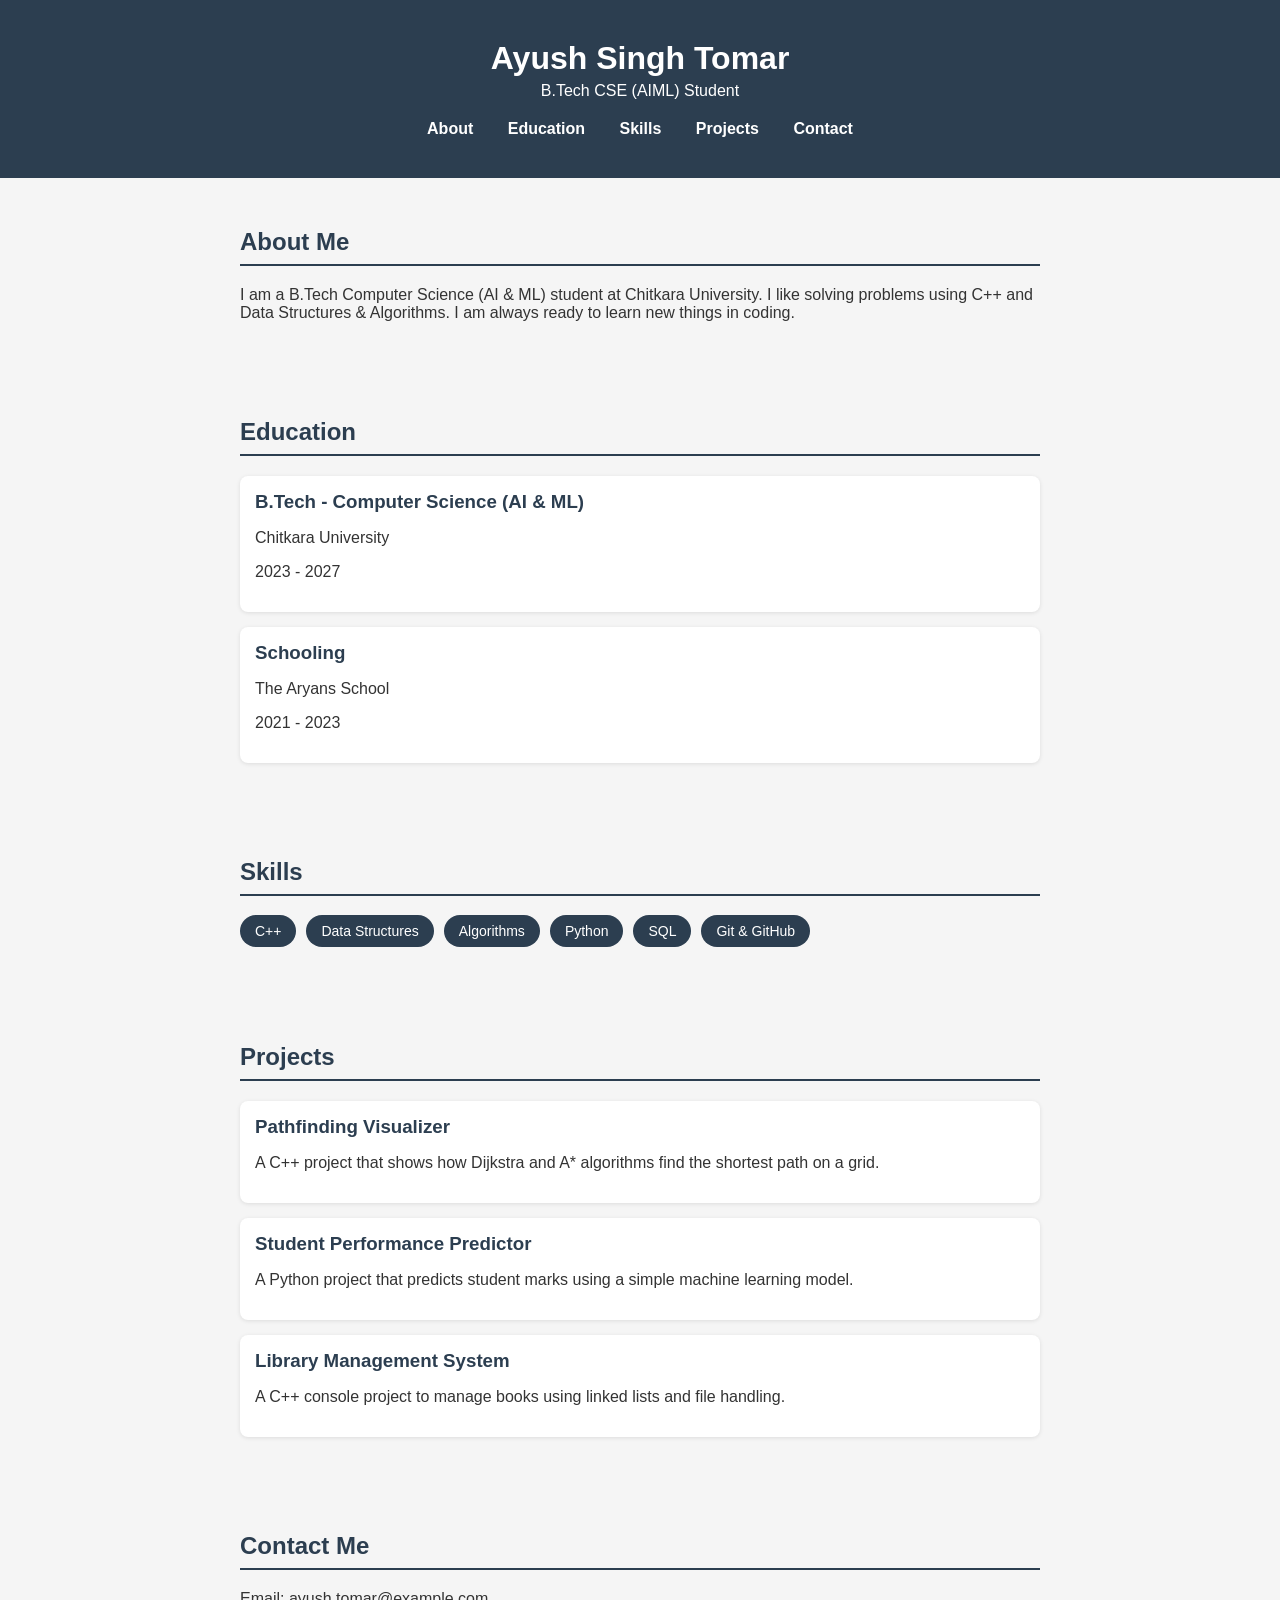
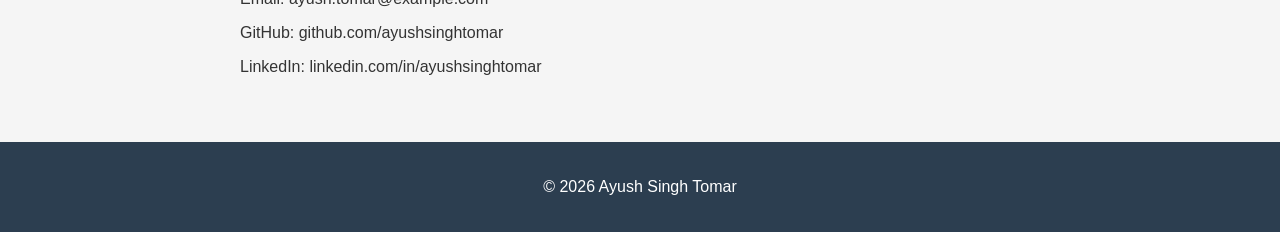
<file: Assignment1/index.html>
<!DOCTYPE html>
<html lang="en">
<head>
<meta charset="UTF-8">
<meta name="viewport" content="width=device-width, initial-scale=1.0">
<title>Ayush Singh Tomar - Portfolio</title>
<link rel="stylesheet" href="style.css">
</head>
<body>

<header>
  <h1>Ayush Singh Tomar</h1>
  <p>B.Tech CSE (AIML) Student</p>
  <nav>
    <a href="#about">About</a>
    <a href="#education">Education</a>
    <a href="#skills">Skills</a>
    <a href="#projects">Projects</a>
    <a href="#contact">Contact</a>
  </nav>
</header>

<section id="about">
  <h2>About Me</h2>
  <p>
    I am a B.Tech Computer Science (AI & ML) student at Chitkara University.
    I like solving problems using C++ and Data Structures & Algorithms.
    I am always ready to learn new things in coding.
  </p>
</section>

<section id="education">
  <h2>Education</h2>
  <div class="edu-box">
    <h3>B.Tech - Computer Science (AI & ML)</h3>
    <p>Chitkara University</p>
    <p>2023 - 2027</p>
  </div>
  <div class="edu-box">
    <h3>Schooling</h3>
    <p>The Aryans School</p>
    <p>2021 - 2023</p>
  </div>
</section>

<section id="skills">
  <h2>Skills</h2>
  <ul class="skill-list">
    <li>C++</li>
    <li>Data Structures</li>
    <li>Algorithms</li>
    <li>Python</li>
    <li>SQL</li>
    <li>Git & GitHub</li>
  </ul>
</section>

<section id="projects">
  <h2>Projects</h2>

  <div class="project-box">
    <h3>Pathfinding Visualizer</h3>
    <p>A C++ project that shows how Dijkstra and A* algorithms find the shortest path on a grid.</p>
  </div>

  <div class="project-box">
    <h3>Student Performance Predictor</h3>
    <p>A Python project that predicts student marks using a simple machine learning model.</p>
  </div>

  <div class="project-box">
    <h3>Library Management System</h3>
    <p>A C++ console project to manage books using linked lists and file handling.</p>
  </div>

</section>

<section id="contact">
  <h2>Contact Me</h2>
  <p>Email: ayush.tomar@example.com</p>
  <p>GitHub: github.com/ayushsinghtomar</p>
  <p>LinkedIn: linkedin.com/in/ayushsinghtomar</p>
</section>

<footer>
  <p>&copy; 2026 Ayush Singh Tomar</p>
</footer>

</body>
</html>
</file>
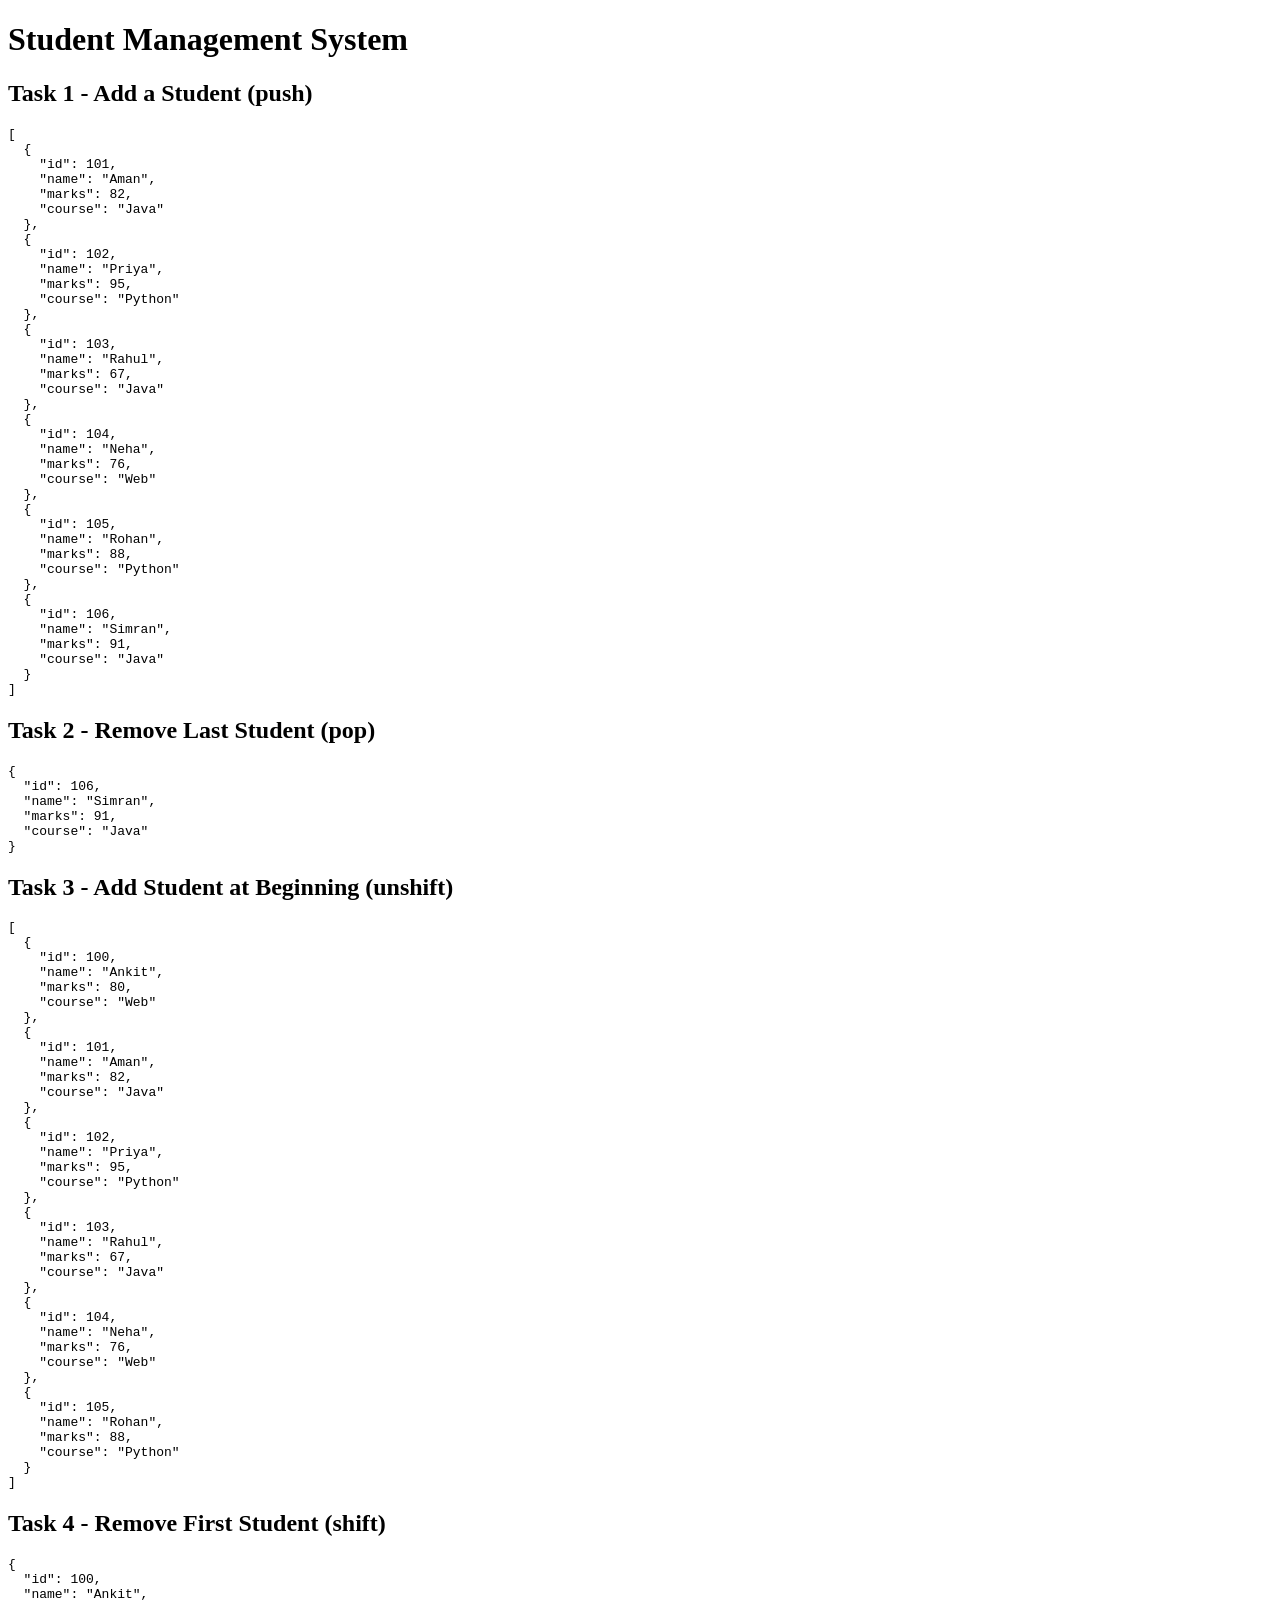
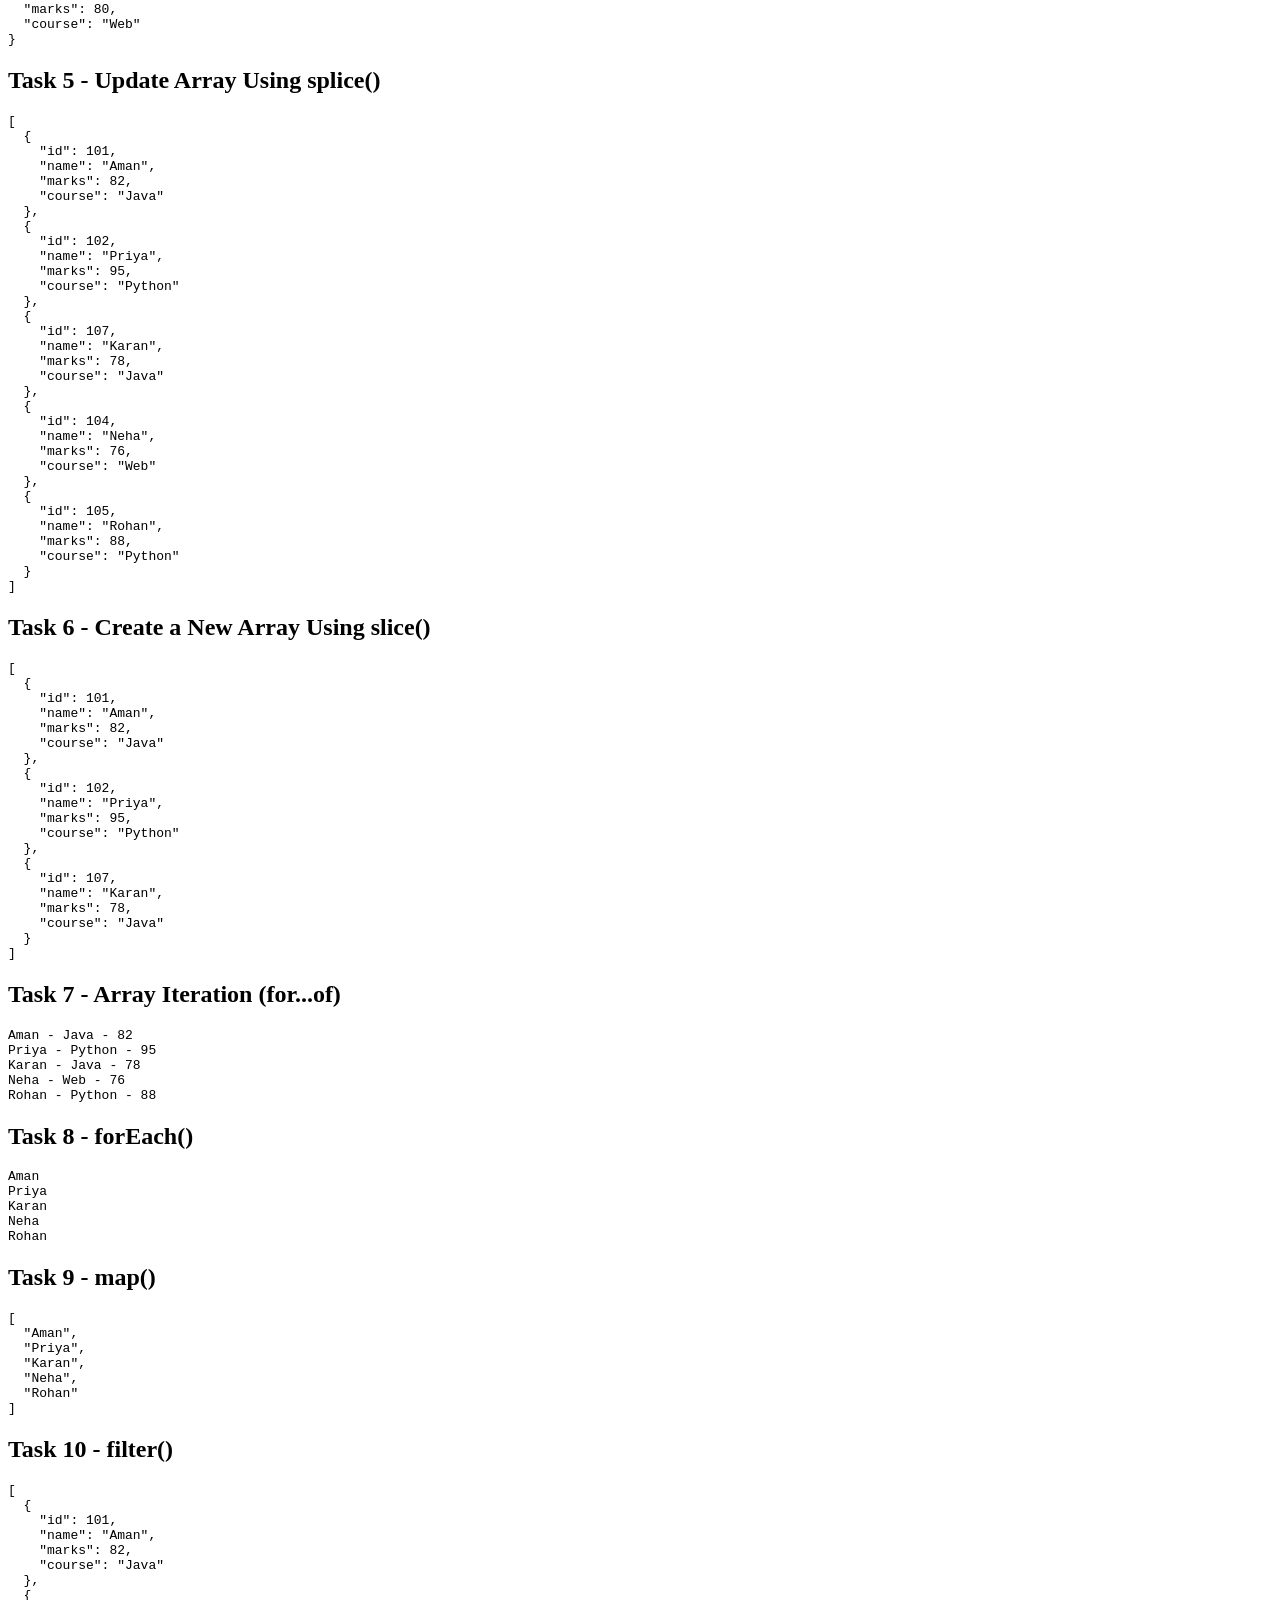
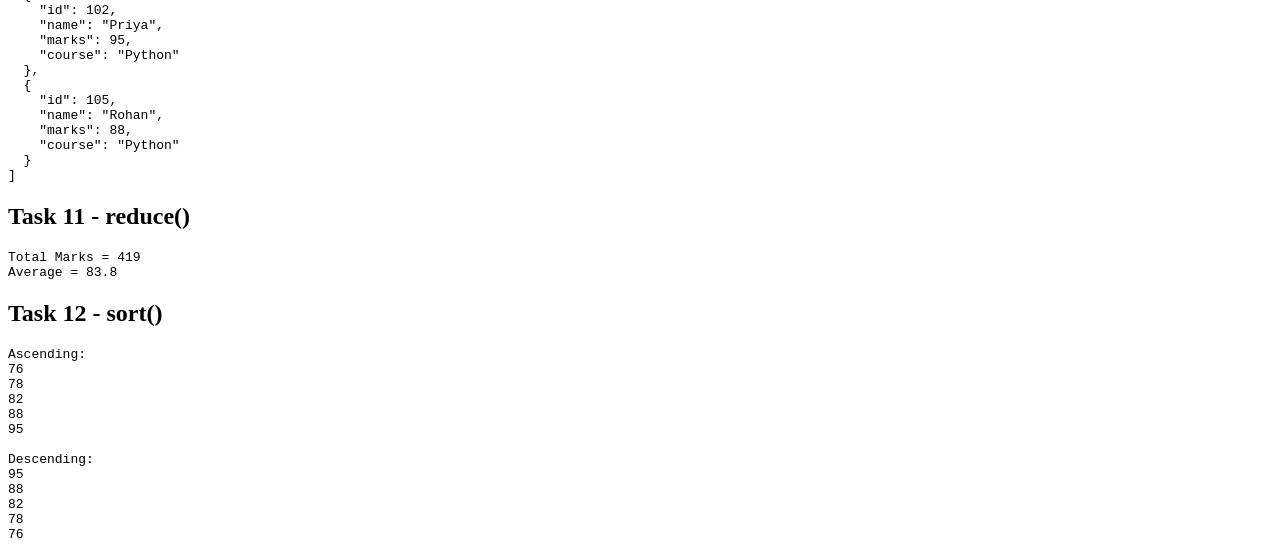
<file: Assignment2/index.html>
<!DOCTYPE html>
<html lang="en">
<head>
<meta charset="UTF-8">
<meta name="viewport" content="width=device-width, initial-scale=1.0">
<title>Student Management System</title>

</head>
<body>
<h1>Student Management System</h1>
<div id="output"></div>
<script src="script.js"></script>
</body>
</html>
</file>
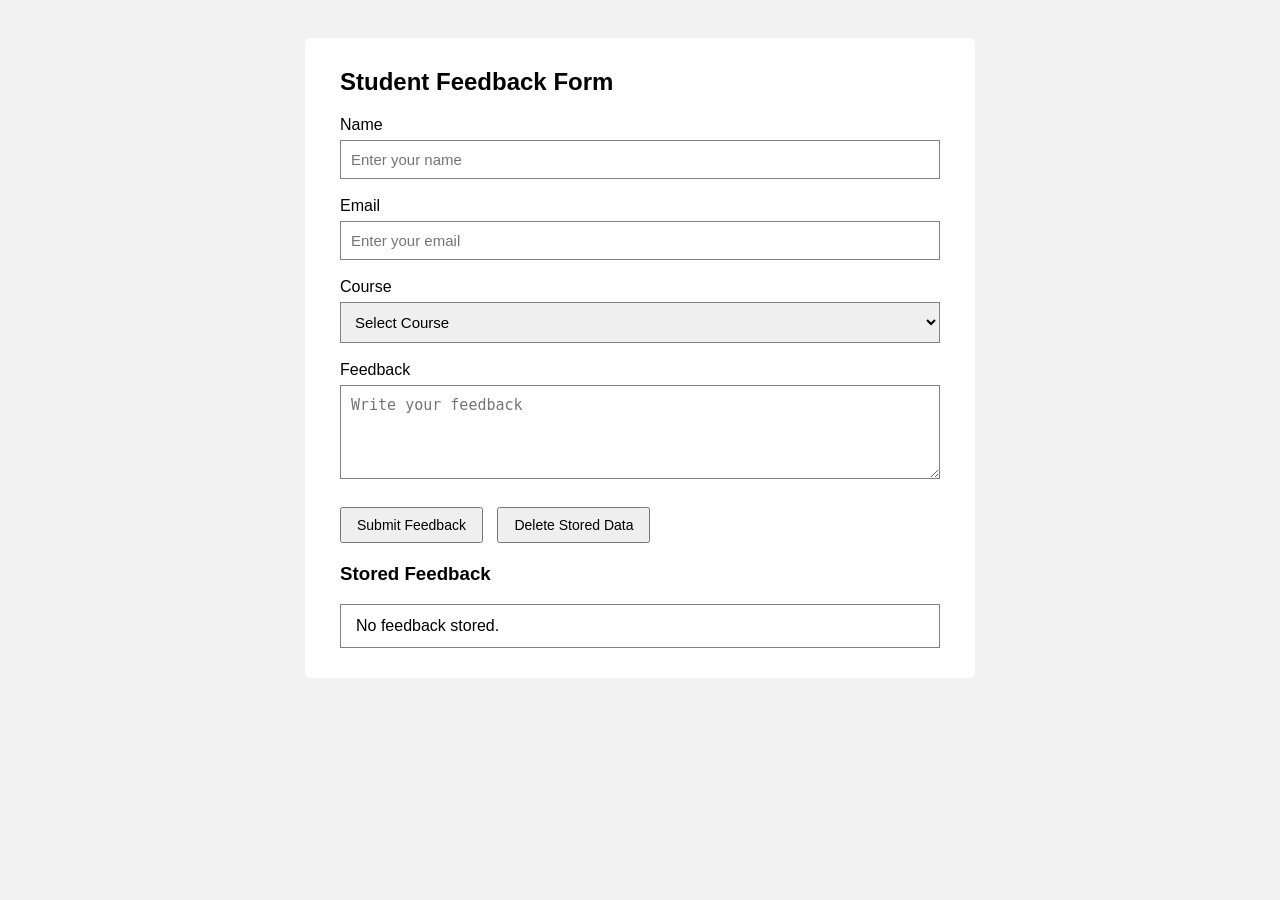
<file: Assignment3/index.html>
<!DOCTYPE html>
<html lang="en">
<head>
  <meta charset="UTF-8">
  <meta name="viewport" content="width=device-width, initial-scale=1.0">
  <title>Student Feedback Form</title>
  <link rel="stylesheet" href="style.css">
</head>
<body>

  <div class="container">
    <h2>Student Feedback Form</h2>

    <form id="feedbackForm">

      <label for="name">Name</label>
      <input type="text" id="name" name="name" placeholder="Enter your name">
      <p class="error" id="nameError"></p>

      <label for="email">Email</label>
      <input type="email" id="email" name="email" placeholder="Enter your email">
      <p class="error" id="emailError"></p>

      <label for="course">Course</label>
      <select id="course" name="course">
        <option value="">Select Course</option>
        <option value="Web Development">Web Development</option>
        <option value="Data Science">Data Science</option>
        <option value="Computer Science">Computer Science</option>
      </select>
      <p class="error" id="courseError"></p>

      <label for="feedback">Feedback</label>
      <textarea id="feedback" name="feedback" rows="4" placeholder="Write your feedback"></textarea>
      <p class="error" id="feedbackError"></p>

      <button type="button" onclick="submitForm()">Submit Feedback</button>
      <button type="button" onclick="deleteData()">Delete Stored Data</button>

    </form>

    <p id="sessionUser"></p>

    <h3>Stored Feedback</h3>
    <div id="storedData">No feedback stored.</div>

  </div>

  <script src="script.js"></script>
</body>
</html>
</file>
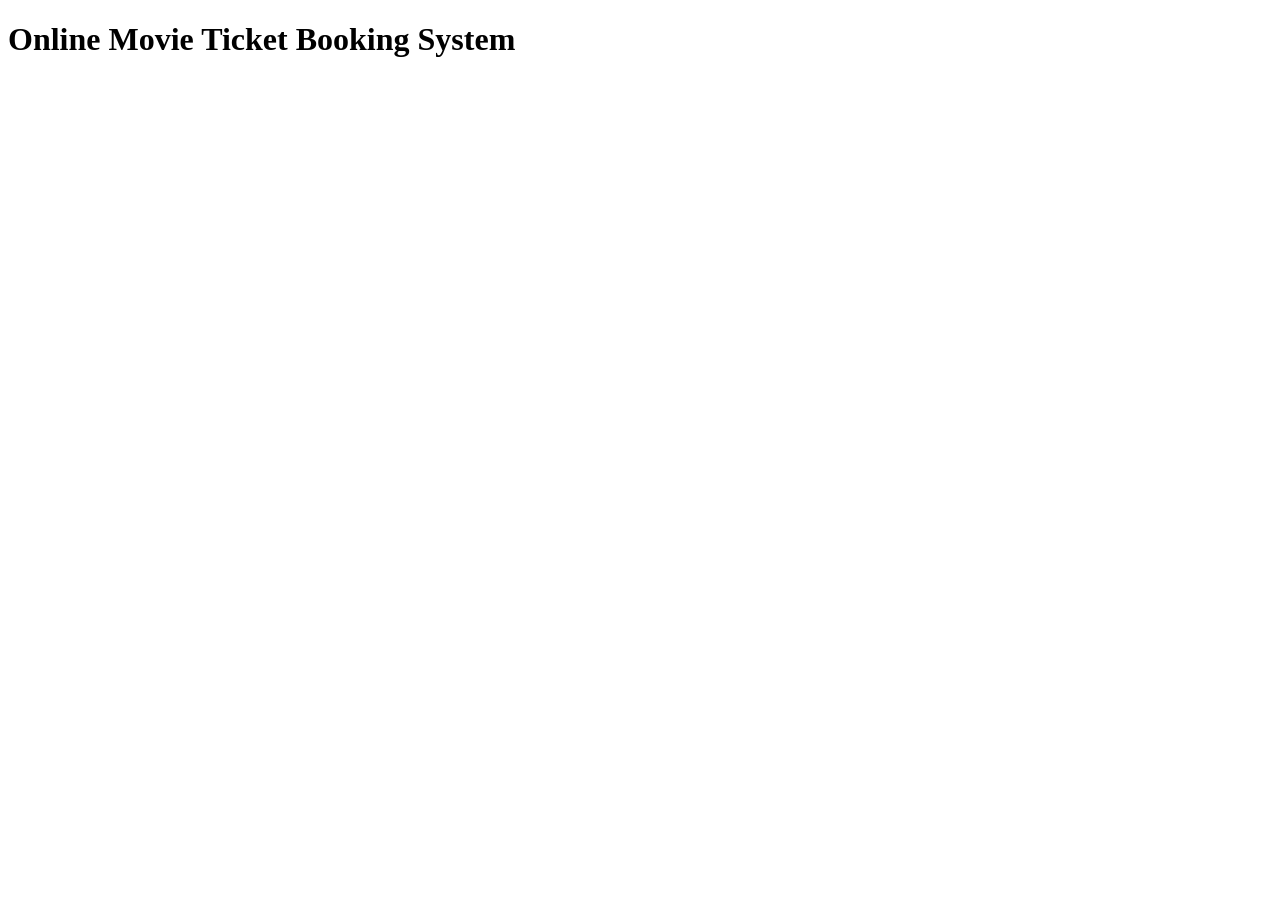
<file: Assignment4/index.html>
<!DOCTYPE html>
<html lang="en">
<head>
  <meta charset="UTF-8">
  <link rel="icon" href="data:,">
  <meta name="viewport" content="width=device-width, initial-scale=1.0">
    <title>Online Movie Ticket Booking System</title>
</head>
<body>
    <h1>Online Movie Ticket Booking System</h1>
    <script>
        console.log("Checking Seat Availability...");

        let booking = new Promise(function(resolve, reject) {
            setTimeout(function() {
                let seatsAvailable = true;
                if (seatsAvailable) {
                    resolve("Seats are Available");
                } else {
                    reject("No Seats Available");
                }
            }, 2000);
        });

        booking
            .then(function(message) {
                console.log(message);
                return "Payment Processed Successfully";
            })

            .then(function(message) {
                console.log(message);
                return "Booking Confirmed";
            })

            .then(function(message) {
                console.log(message);
                return "Ticket Generated Successfully";
            })

            .then(function(message) {
                console.log(message);
            })

            .catch(function(error) {
                console.log("Error:", error);
            });

    </script>

</body>
</html>
</file>
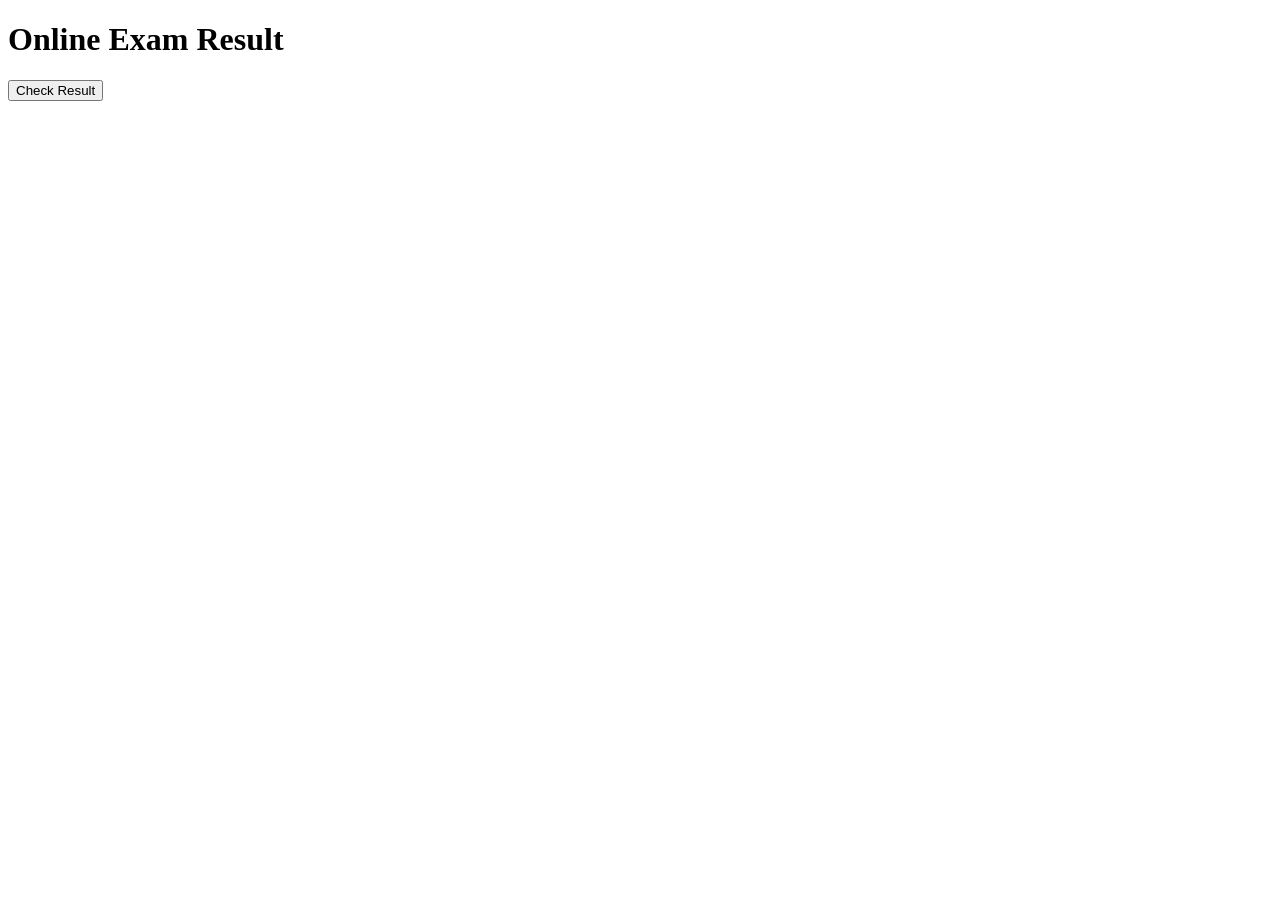
<file: Assignment5/index.html>
<!DOCTYPE html>
<html lang="en">
<head>
    <meta charset="UTF-8">
    <meta name="viewport" content="width=device-width, initial-scale=1.0">
    <title>Online Exam Result</title>
</head>
<body>
    <h1>Online Exam Result</h1>
    <button onclick="checkResult()">
        Check Result
    </button>
    <p id="p"></p>
    <script>
        function calculateResult() {
            // A Promise represents a result that will be available sometime in the future.
            // Here, the Promise means:
            // "I will give you the exam result later."
            return new Promise(resolve => {
                setTimeout(() => { // setTimeout() is used to simulate the exam system taking 3 seconds to calculate the result.
                    resolve("Your result is ready! You scored 85 marks."); // resolve() means:
                    // "The asynchronous work is completed."
                   
                }, 3000);
            });
        }
        async function checkResult() {
            const para = document.getElementById("p");
            para.innerText = "Calculating your result...";  // Display a message immediately
            const result = await calculateResult();
            // calculateResult() returns a Promise.
            // await means: "Wait for this Promise to finish and give me its final result."
            // The checkResult() function pauses at this line until the Promise is completed.
            // NOTE :
            // The entire browser does NOT freeze.
            // Only this async function waits for the result.
            // After 3 seconds, the Promise is resolved.
            // The result will contain: "Your result is ready! You scored 85 marks."
            para.innerText = result;
        }
    </script>
</body>
</html>
</file>
<file: Assignment1/style.css>
body {
  font-family: Arial, sans-serif;
  margin: 0;
  padding: 0;
  background-color: #f5f5f5;
  color: #333;
}

header {
  background-color: #2c3e50;
  color: white;
  text-align: center;
  padding: 40px 20px;
}

header h1 {
  margin: 0;
  font-size: 32px;
}

header p {
  margin: 5px 0 20px;
  font-size: 16px;
}

nav a {
  color: white;
  margin: 0 15px;
  text-decoration: none;
  font-weight: bold;
}

nav a:hover {
  text-decoration: underline;
}

section {
  padding: 30px 20px;
  max-width: 800px;
  margin: 0 auto;
}

h2 {
  color: #2c3e50;
  border-bottom: 2px solid #2c3e50;
  padding-bottom: 8px;
}

.edu-box, .project-box {
  background-color: white;
  padding: 15px;
  border-radius: 8px;
  margin-bottom: 15px;
  box-shadow: 0 1px 4px rgba(0, 0, 0, 0.1);
}

.edu-box h3, .project-box h3 {
  margin: 0 0 5px;
  color: #2c3e50;
}

.skill-list {
  list-style: none;
  padding: 0;
  display: flex;
  flex-wrap: wrap;
  gap: 10px;
}

.skill-list li {
  background-color: #2c3e50;
  color: white;
  padding: 8px 15px;
  border-radius: 20px;
  font-size: 14px;
}

footer {
  text-align: center;
  padding: 20px;
  background-color: #2c3e50;
  color: white;
  margin-top: 20px;
}
</file>
<file: Assignment3/style.css>
body {
  font-family: Arial, sans-serif;
  background-color: #f2f2f2;
  padding: 30px;
}

.container {
  max-width: 600px;
  margin: auto;
  background-color: white;
  padding: 30px 35px;
  border-radius: 5px;
}

h2 {
  margin-top: 0;
}

label {
  display: block;
  margin-top: 18px;
  font-weight: normal;
  font-size: 16px;
}

input, select, textarea {
  width: 100%;
  padding: 10px;
  margin-top: 6px;
  border: 1px solid gray;
  font-size: 15px;
  box-sizing: border-box;
}

.error {
  color: red;
  font-size: 14px;
  margin: 4px 0 0 0;
}

button {
  margin-top: 20px;
  margin-right: 10px;
  padding: 8px 15px;
  font-size: 14px;
}

#sessionUser {
  font-weight: bold;
  margin-top: 20px;
}

#storedData {
  border: 1px solid gray;
  padding: 12px 15px;
  margin-top: 10px;
}
</file>
